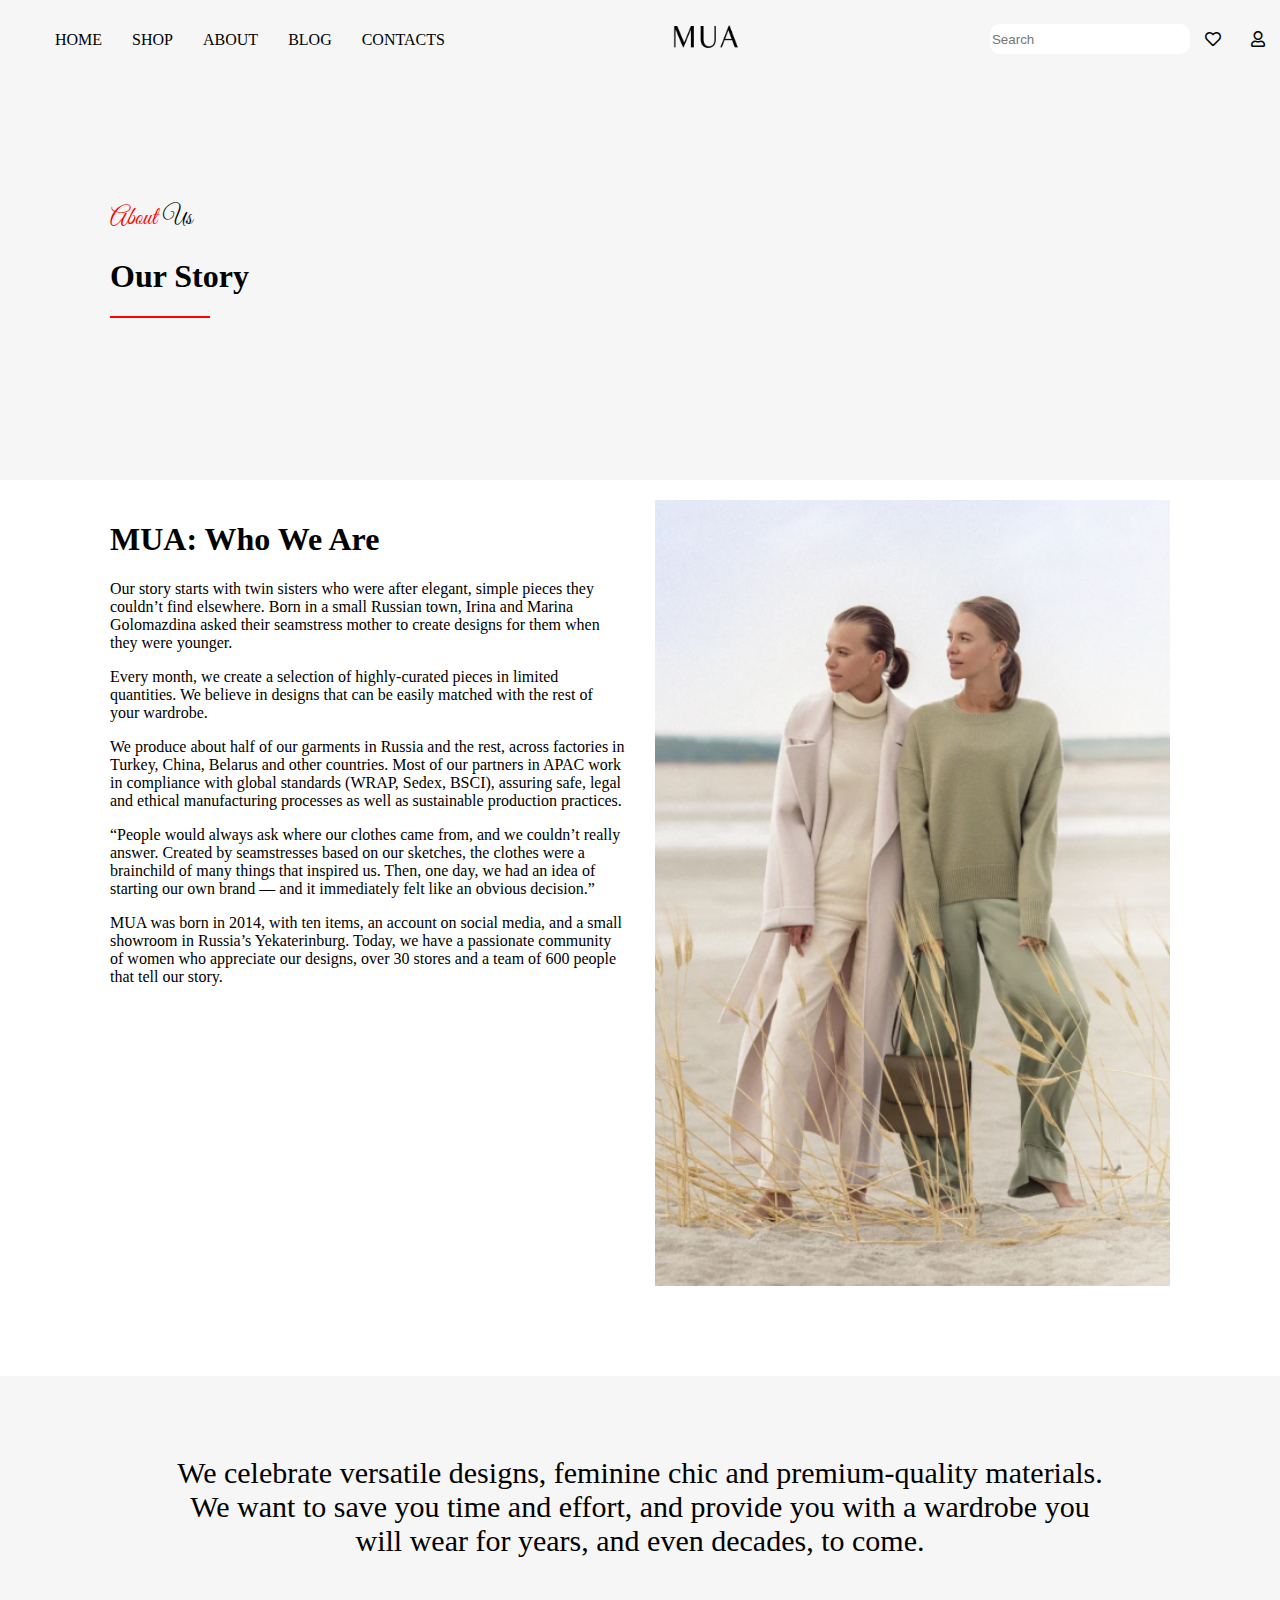
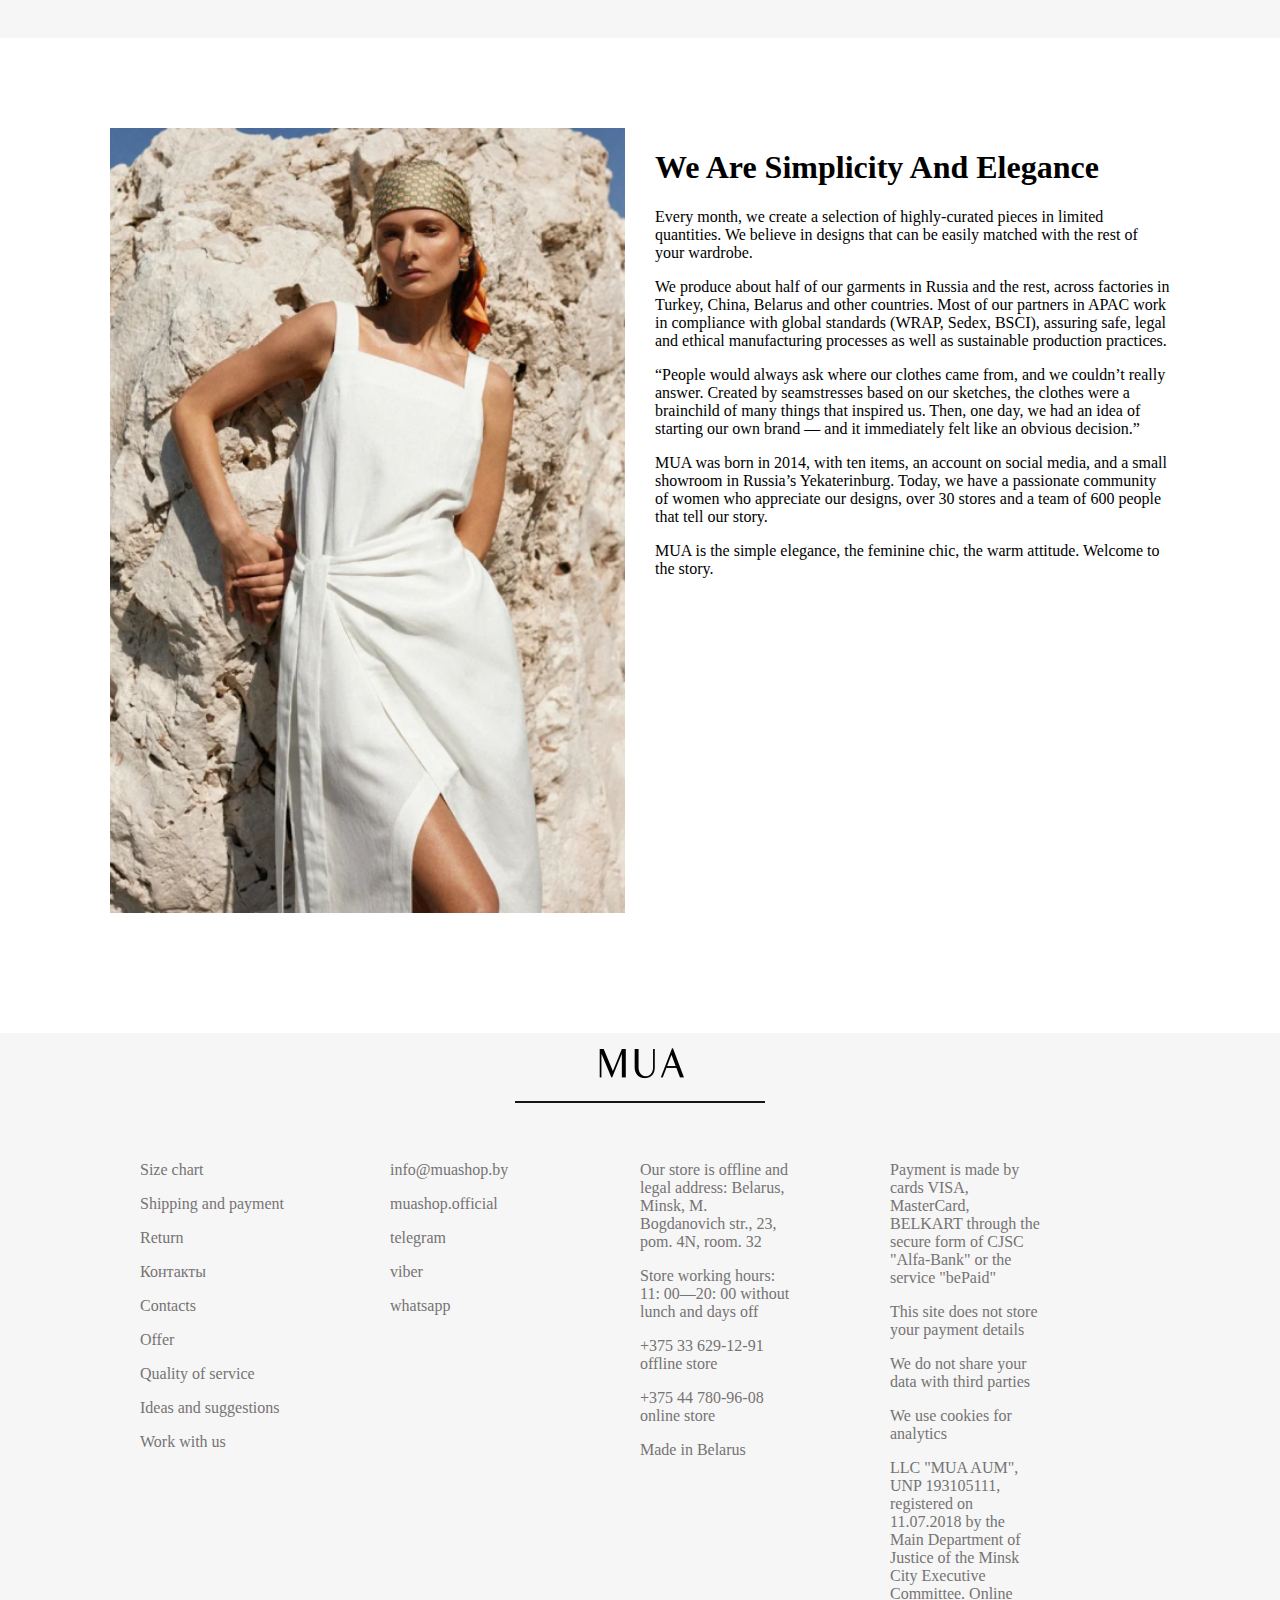
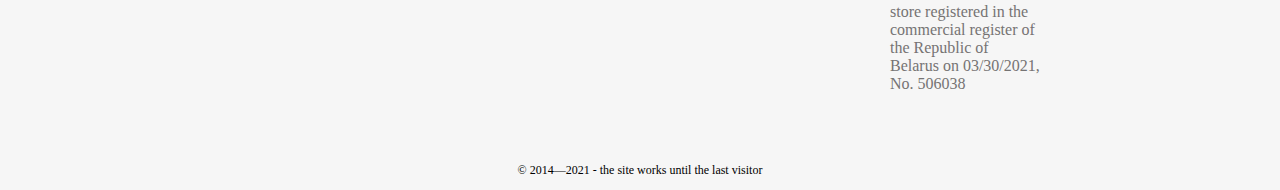
<file: about-us.html>
<!DOCTYPE html>
<html lang="en">
<head>
  <meta charset="UTF-8">
  <meta http-equiv="X-UA-Compatible" content="IE=edge">
  <meta name="viewport" content="width=device-width, initial-scale=1.0">
  <title>MUA - About</title>


  <link rel="stylesheet" href="css/about-us.css" type="text/css">
  <link rel="stylesheet" href="css/icons-font.css" type="text/css">

</head>

<body>
 <div class="wrapper"> 

  <nav class="header">
      
    <div class="openMenu"><i class="icon-bars-solid"></i></div>
    <ul class="mainMenu">
        <li><a href="index.html" class="header_link">Home</a></li>
        <li><a href="mua-catalog.html" class="header_link">Shop</a></li>
        <li><a href="about-us.html" class="header_link">About</a></li>
        <li><a href="blog.html" class="header_link">Blog</a></li>
        <li><a href="contacts.html" class="header_link">Contacts</a></li>
        <div class="closeMenu"><i class="icon-times-solid"></i></div>
    </ul>

    <div class="header_footer_logo"><a href="">
      <img src="images/mua_logo.png" alt=""></a>
     </div>
     <div>
      <ul class="mainMenu">
           <li><input type="search" class="menu_input" maxlength="256"  placeholder="Search"></li>
           <li><a href="mua-catalog.html" target="_blank" class="icon-heart-regular"></a></li>
           <li><a href="mua-catalog.html" target="_blank" class="icon-user-regular"></a></li> 
       </ul>     
      </div>
</nav>

 <div class="header_title_left"></div>
 <div class="header_title_right"></div>
 <div class="header_title">
     <div>
      <p class="title_font"><span>About </span> Us</p> 
     </div>
     
       <h1>Our Story</h1>  
     <div class="divider"></div>
 </div>



<div class="about_a">
   <div class="about_content_a">
    <h1>MUA: Who We Are</h1> 
    <p>Our story starts with twin sisters who were after elegant, simple pieces they couldn’t find elsewhere. Born in a small Russian town, Irina and Marina Golomazdina asked their seamstress mother to create designs for them when they were younger.</p>
    <p>Every month, we create a selection of highly-curated pieces in limited quantities. We believe in designs that can be easily matched with the rest of your wardrobe.</p>
    <p>We produce about half of our garments in Russia and the rest, across factories in Turkey, China, Belarus and other countries. Most of our partners in APAC work in compliance with global standards (WRAP, Sedex, BSCI), assuring safe, legal and ethical manufacturing processes as well as sustainable production practices.</p>
    <p>“People would always ask where our clothes came from, and we couldn’t really answer. Created by seamstresses based on our sketches, the clothes were a brainchild of many things that inspired us. Then, one day, we had an idea of starting our own brand — and it immediately felt like an obvious decision.”</p>
    <p>MUA was born in 2014, with ten items, an account on social media, and a small showroom in Russia’s Yekaterinburg. Today, we have a passionate community of women who appreciate our designs, over 30 stores and a team of 600 people that tell our story.</p>
  </div>
   <div class="about_content_b">
    <img src="images/about_1.png" alt=""> 
   </div>
</div>

<div class="about_title_left"></div>
<div class="about_title_right"></div>
<div class="about_title">
    <div>
      We celebrate versatile designs, feminine chic and premium-quality materials. We want to save you time and effort, and provide you with a wardrobe you will wear for years, and even decades, to come. 
    </div>
    
      
    
</div>


<div class="about_b">
  <div class="about_content_a">
    <img src="images/about_2.png" alt=""> 
 </div>
  <div class="about_content_b">
    <h1>We Are Simplicity And Elegance</h1> 
    <p>Every month, we create a selection of highly-curated pieces in limited quantities. We believe in designs that can be easily matched with the rest of your wardrobe.</p>
    <p>We produce about half of our garments in Russia and the rest, across factories in Turkey, China, Belarus and other countries. Most of our partners in APAC work in compliance with global standards (WRAP, Sedex, BSCI), assuring safe, legal and ethical manufacturing processes as well as sustainable production practices.</p>
    <p>“People would always ask where our clothes came from, and we couldn’t really answer. Created by seamstresses based on our sketches, the clothes were a brainchild of many things that inspired us. Then, one day, we had an idea of starting our own brand — and it immediately felt like an obvious decision.”</p>
    <p>MUA was born in 2014, with ten items, an account on social media, and a small showroom in Russia’s Yekaterinburg. Today, we have a passionate community of women who appreciate our designs, over 30 stores and a team of 600 people that tell our story.</p>
    <p>MUA is the simple elegance, the feminine chic, the warm attitude. Welcome to the story.</p>
  </div>
</div>

<div class="footer_left"></div>
<div class="footer_right"></div>
<div class="footer">

  <div class="header_footer_logo"><a href="">
    <img src="images/mua_logo.png" alt=""></a>
   </div>
  <div class="divider_footer"></div>


 <div class="footer_flex">
 <div class="footer_style">
  <div class="footer_item">
   <div>
     <a href="#">Size chart</a>
   </div> 
   <div>
     <a href="#">Shipping and payment</a>
   </div> 
   <div>
     <a href="#">Return</a>
   </div> 
   <div>
     <a href="#">Контакты</a>
   </div> 
   <div>
     <a href="#">Contacts</a>
   </div> 
   <div>
     <a href="#">Offer</a>
   </div> 
   <div>
     <a href="#">Quality of service</a>
   </div> 
   <div>
     <a href="#">Ideas and suggestions</a>
   </div>
   <div>
     <a href="#">Work with us</a>
   </div>
   
 </div>

  <div class="footer_item">
   
   <div>
     <a href="#">info@muashop.by</a>
   </div> 
   <div>
     <a href="#">muashop.official</a>
   </div> 
   <div>
     <a href="#">telegram</a>
   </div> 
   <div>
     <a href="#"> viber</a>
   </div> 
   <div>
     <a href="#">whatsapp</a>
   </div>

   </div>
 
 </div>
 <div class="footer_style">
  <div class="footer_item">
   
   <div>
     <a href="#">Our store is offline and legal address: Belarus, Minsk, M. Bogdanovich str., 23, pom. 4N, room. 32</a>
   </div> 
   <div>
     <a href="#">Store working hours: 11: 00—20: 00 without lunch and days off</a>
   </div> 
   <div>
     <a href="#">+375 33 629-12-91 offline store</a>
   </div> 
   <div>
     <a href="#">+375 44 780-96-08 online store</a>
   </div> 
   <div>
     <a href="#">Made in Belarus</a>
   </div> 

   </div>


  <div class="footer_item">
  
   <div>
     <a href="#">Payment is made by cards VISA, MasterCard, BELKART through the secure form of CJSC "Alfa-Bank" or the service "bePaid"</a>
   </div> 
   <div>
     <a href="#">This site does not store your payment details</a>
   </div> 
   <div>
     <a href="#">We do not share your data with third parties</a>
   </div> 
   <div>
     <a href="#">We use cookies for analytics</a>
   </div> 
   <div>
     <a href="#">LLC "MUA AUM", UNP 193105111, registered on 11.07.2018 by the Main Department of Justice of the Minsk City Executive Committee. Online store
       registered in the commercial register of the Republic of Belarus on 03/30/2021, No. 506038</a>
   </div> 
  
   </div>
 </div>
</div>
 <div class="footer_copy">
 <p>&#169; 2014—2021 - the site works until the last visitor</p>
 </div>


 
 </div>
  

 </div>
 <script src="js/js_burger.js"></script>
</body>
</html>
</file>
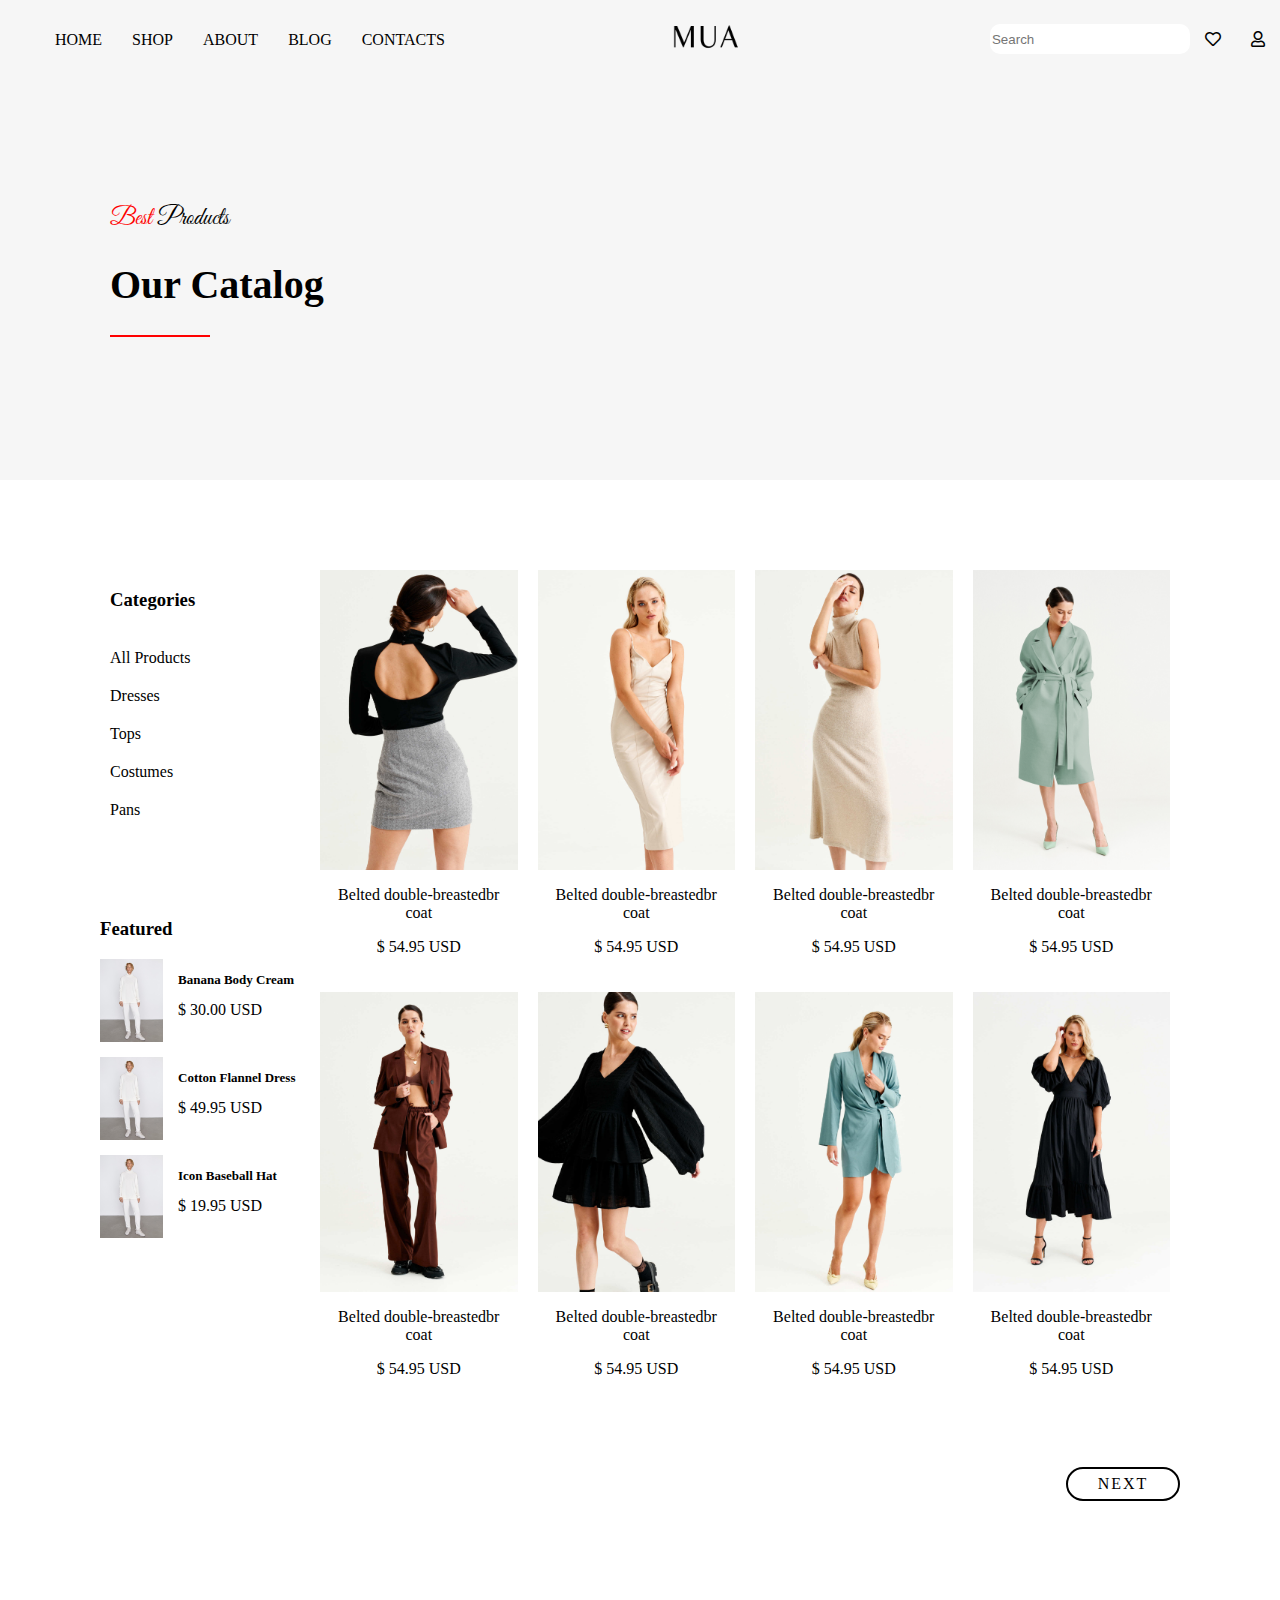
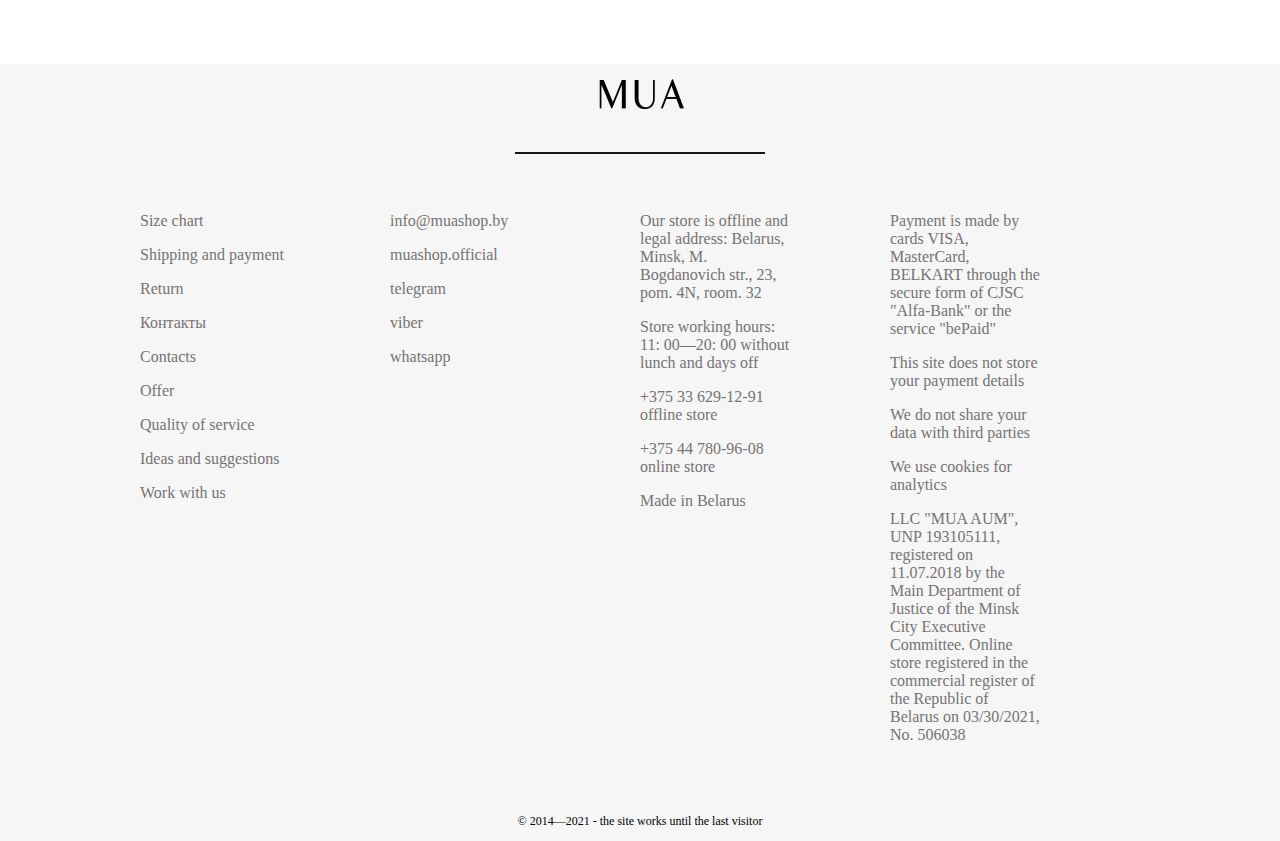
<file: mua-catalog.html>
<!DOCTYPE html>
<html lang="en">
<head>
  <meta charset="UTF-8">
  <meta http-equiv="X-UA-Compatible" content="IE=edge">
  <meta name="viewport" content="width=device-width, initial-scale=1.0">
  <title>MUA - Catalog</title>
  <link rel="stylesheet" href="css/icons-font.css" type="text/css">
  <link rel="stylesheet" href="css/mua-catalog.css" type="text/css">


</head>

<body>
 <div class="wrapper"> 
  <nav class="header">
      
    <div class="openMenu"><i class="icon-bars-solid"></i></div>
    <ul class="mainMenu">
        <li><a href="index.html" class="header_link">Home</a></li>
        <li><a href="mua-catalog.html" class="header_link">Shop</a></li>
        <li><a href="about-us.html" class="header_link">About</a></li>
        <li><a href="blog.html" class="header_link">Blog</a></li>
        <li><a href="contacts.html" class="header_link">Contacts</a></li>
        <div class="closeMenu"><i class="icon-times-solid"></i></div>
    </ul>

    <div class="header_footer_logo"><a href="">
      <img src="images/mua_logo.png" alt=""></a>
  </div>
  <div>
    <ul class="mainMenu">
         <li><input type="search" class="menu_input" maxlength="256"  placeholder="Search"></li>
         <li><a href="mua-catalog.html" target="_blank" class="icon-heart-regular"></a></li>
         <li><a href="mua-catalog.html" target="_blank" class="icon-user-regular"></a></li> 
     </ul>     
    </div>
</nav>

<div class="header_title_left"></div>
 <div class="header_title_right"></div>
 <div class="header_title">
     <div>
      <p class="title_font"><span>Best </span> Products</p> 
     </div>
     
       <h1>Our Catalog</h1>  
     <div class="divider"></div>
 </div>


<div class="catalog_wrapper">
 

 <div class="sidebar_block">
      
          <div class="sidebar_block_categories">
             
                <div>         
                    <h3>Categories</h3>
                </div>
                <div>
                <a href="#">All Products</a>
                </div> 
               <div>
               <a href="#">Dresses</a>
               </div> 
               <div>
               <a href="#">Tops</a>
               </div> 
               <div>
               <a href="#">Costumes</a>
               </div> 
               <div>
                <a href="#">Pans</a>
              </div> 
             </div>
          
             <div class="sidebar_block_featured">        
               <h3>Featured</h3>
               
               <div class="sidebar_block_featured_item">
                   <div class="sidebar_block_featured_item_image">
                      <img src="images/ex.jpg" alt="">
                   </div>
                   <div class="sidebar_block_featured_item_content">
                       <div><p>Banana Body Cream</p></div>
                       <div>$ 30.00 USD</div>
                   </div> 
               </div> 

               <div class="sidebar_block_featured_item">
                  <div class="sidebar_block_featured_item_image">
                    <img src="images/ex.jpg" alt="">
                  </div>
                  <div class="sidebar_block_featured_item_content">
                    <div><p>Cotton Flannel Dress</p></div>
                    <div>$ 49.95 USD</div>
                </div> 
               </div>

               <div class="sidebar_block_featured_item">
                  <div class="sidebar_block_featured_item_image">
                    <img src="images/ex.jpg" alt="">
                  </div>
                  <div class="sidebar_block_featured_item_content">
                  <div><p>Icon Baseball Hat</p></div>
                  <div>$ 19.95 USD</div>
              </div> 
             </div>
            </div>
              
             
            

           
                 

                 



     
   </div>


   <div class="portfolio">
        
    <div class="portfolio_style"> 

      <div class="portfolio_flex" >
     
      <div class="portfolio_item">
        <div class="portfolio_image">
          <img src="images/1.jpg" alt="">
        </div>
        <div class="portfolio_content">
          <p>Belted double-breastedbr <br> coat</p>
          <p>$ 54.95 USD</p>
        </div>
      </div>
       
     
      <div class="portfolio_item">
        <div class="portfolio_image">
          <img src="images/2.jpg" alt="">
        </div>
        <div class="portfolio_content">
          <p>Belted double-breastedbr <br> coat</p>
          <p>$ 54.95 USD</p>
        </div>
      </div>
      </div>

      <div class="portfolio_flex" >

      <div class="portfolio_item">
        <div class="portfolio_image">
          <img src="images/3.jpg" alt="">
        </div>
        <div class="portfolio_content">
          <p>Belted double-breastedbr <br> coat</p>
          <p>$ 54.95 USD</p>
        </div>
      </div>


      <div class="portfolio_item">
        <div class="portfolio_image">
          <img src="images/4.jpg" alt="">
        </div>
        <div class="portfolio_content">
          <p>Belted double-breastedbr <br> coat</p>
          <p>$ 54.95 USD</p>
        </div>
      </div>
      </div>
  </div>

  <div class="portfolio_style"> 
    <div class="portfolio_flex" >
    <div class="portfolio_item">
      <div class="portfolio_image">
        <img src="images/5.jpg" alt="">
      </div>
      <div class="portfolio_content">
        <p>Belted double-breastedbr <br> coat</p>
        <p>$ 54.95 USD</p>
      </div>
    </div>
   
    <div class="portfolio_item">
      <div class="portfolio_image">
        <img src="images/6.jpg" alt="">
      </div>
      <div class="portfolio_content">
        <p>Belted double-breastedbr <br> coat</p>
        <p>$ 54.95 USD</p>
      </div>
    </div>
    </div>
    <div class="portfolio_flex" >
    <div class="portfolio_item">
      <div class="portfolio_image">
        <img src="images/7.jpg" alt="">
      </div>
      <div class="portfolio_content">
        <p>Belted double-breastedbr <br> coat</p>
        <p>$ 54.95 USD</p>
      </div>
    </div>

    <div class="portfolio_item">
      <div class="portfolio_image">
        <img src="images/8.jpg" alt="">
      </div>
      <div class="portfolio_content">
        <p>Belted double-breastedbr <br> coat</p>
        <p>$ 54.95 USD</p>
      </div>
    </div>
  </div>
</div>

<div class="portfolio_button_possition" >
  <a href="mua-catalog_wrapper.html" class="portfolio_button portfolio_button" target="_blank">NEXT</a>
 </div>




  </div>
</div>



<div class="footer_left"></div>
<div class="footer_right"></div>
<div class="footer">

  <div class="header_footer_logo"><a href="">
    <img src="images/mua_logo.png" alt=""></a>
</div>
  <div class="divider_footer"></div>


 <div class="footer_flex">
 <div class="footer_style">
  <div class="footer_item">
   <div>
     <a href="#">Size chart</a>
   </div> 
   <div>
     <a href="#">Shipping and payment</a>
   </div> 
   <div>
     <a href="#">Return</a>
   </div> 
   <div>
     <a href="#">Контакты</a>
   </div> 
   <div>
     <a href="#">Contacts</a>
   </div> 
   <div>
     <a href="#">Offer</a>
   </div> 
   <div>
     <a href="#">Quality of service</a>
   </div> 
   <div>
     <a href="#">Ideas and suggestions</a>
   </div>
   <div>
     <a href="#">Work with us</a>
   </div>
   
 </div>

  <div class="footer_item">
   
   <div>
     <a href="#">info@muashop.by</a>
   </div> 
   <div>
     <a href="#">muashop.official</a>
   </div> 
   <div>
     <a href="#">telegram</a>
   </div> 
   <div>
     <a href="#"> viber</a>
   </div> 
   <div>
     <a href="#">whatsapp</a>
   </div>

   </div>
 
 </div>
 <div class="footer_style">
  <div class="footer_item">
   
   <div>
     <a href="#">Our store is offline and legal address: Belarus, Minsk, M. Bogdanovich str., 23, pom. 4N, room. 32</a>
   </div> 
   <div>
     <a href="#">Store working hours: 11: 00—20: 00 without lunch and days off</a>
   </div> 
   <div>
     <a href="#">+375 33 629-12-91 offline store</a>
   </div> 
   <div>
     <a href="#">+375 44 780-96-08 online store</a>
   </div> 
   <div>
     <a href="#">Made in Belarus</a>
   </div> 

   </div>


  <div class="footer_item">
  
   <div>
     <a href="#">Payment is made by cards VISA, MasterCard, BELKART through the secure form of CJSC "Alfa-Bank" or the service "bePaid"</a>
   </div> 
   <div>
     <a href="#">This site does not store your payment details</a>
   </div> 
   <div>
     <a href="#">We do not share your data with third parties</a>
   </div> 
   <div>
     <a href="#">We use cookies for analytics</a>
   </div> 
   <div>
     <a href="#">LLC "MUA AUM", UNP 193105111, registered on 11.07.2018 by the Main Department of Justice of the Minsk City Executive Committee. Online store
       registered in the commercial register of the Republic of Belarus on 03/30/2021, No. 506038</a>
   </div> 
  
   </div>
 </div>
</div>
 <div class="footer_copy">
 <p>&#169; 2014—2021 - the site works until the last visitor</p>
 </div>


 
 </div>


</div>
   


<script src="js/js_burger.js"></script>
</body>
</html>
</file>
<file: css/about-us.css>
@font-face {
  font-family: 'Great Vibes';
  src: url('../fonts/GreatVibes.ttf');
}
body {
  margin: 0;
  font-family: 'Lora', serif;
}

span {
  color: red;
}
a{
    text-decoration: none;
    color: black;
    font-size: 16px;
}
.title_font {
  font-family:'Great Vibes';
  font-size: 24px;
}


.wrapper{
  display: grid;
  grid-template-columns: 1fr minmax(300px, 1100px) 1fr ;
  grid-template-rows: 1fr 1fr 1fr 1fr auto;
  height: 100vh;
}

.header_footer_logo {
  flex: 0 0 200px;
  z-index: 5;
  display: flex;
  align-items: center;
  justify-content: center;
  }
  .header_footer_logo img {
    max-width: 100%;
  }
.header {
    background-color:#f6f6f6;
    color: black;
    display: flex;
    justify-content: space-between;
    grid-column: 1 / 4;
    grid-row: 1/2;
}
nav .mainMenu{
   display: flex;
   list-style: none;
   align-items: center;
}
nav .mainMenu li a{
   display: inline-block;
   padding: 15px;
   text-decoration: none;
   text-transform: uppercase;
   color: black;
   font-size: 16px;
}
nav .mainMenu li a:hover{
    color: #ff6852;
  transition: 0.3s;
}
nav .openMenu {
    font-size: 2rem;
    margin: 20px;
    display: none;
    cursor: pointer;
}
nav .mainMenu .closeMenu, .icons i {
    font-size: 2rem;
    display: none;
    cursor: pointer;
}
nav .logo {
    margin: 6px;
    font-size: 25px;
    cursor: pointer;
}
.menu_input {
width: 200px;
height: 30px;
border: 0px;
border-radius: 10px;
}

.header_logo {
flex: 0 0 60px;
z-index: 5;
display: flex;
align-items: center;
}
.header_logo img {
  max-width: 100%;
}
@media (max-width:1100px) {
    nav .mainMenu{
        height: 300px;
        position: fixed;
        top:0;
        right: 0;
        left: 0;
        z-index: 10;
        flex-direction: column;
        justify-content: center;
        align-items: center;
        background: #f6f6f6;
        transition: top 1s ease;
        display: none;
    }
    nav .mainMenu .closeMenu {
        display: block;
        position: absolute;
        top:20px;
        left: 20px; }

    nav .openMenu {
        display: block;
    }

    nav .mainMenu li a:hover{
        
        color: #ff6852;
        transition: 0.3s;
        
    } 
    .icons i {
        display: inline-block;
        padding: 12px;
    } 
}
  

.header_title{
  background-color:#f6f6f6;
  grid-column:2/3;
  grid-row:2/3 ;
  height: 300px;
  padding-top:100px ;
  padding-left: 20px;
}
.header_title_left{
  background-color:#f6f6f6;
  grid-column:1/2;
  grid-row:2/3 ;
}
.header_title_right{
  background-color:#f6f6f6;
  grid-column:3/4;
  grid-row:2/3 ;
}

.divider {
width: 100px;
height: 2px;
background-color: red;
}



.about_a img{    
  width: 100%;
  height: 100%;
  object-fit: cover;
}

.about_b img{    
  width: 100%;
  height: 100%;
  object-fit: cover;
}

.about_a {
  display: flex;
  align-content: stretch;
  grid-column:2/3;
  grid-row:3/4 ;
  margin-bottom: 70px;
  padding: 20px;
}
@media (max-width:1100px) {
   .about_a {
    flex-direction: column;
    
   }
  }
.about_title {
  grid-column:2/3;
  grid-row:4/5 ;
  background-color: #f6f6f6;
  height: min-content;
  
}

.about_title div {
  font-family: '', cursive;
  font-size: 30px;
  text-align: center;
  padding: 80px;
  
}
.about_title_left{
  grid-column:1/2;
  grid-row:4/5 ;
  background-color: #f6f6f6;
}

.about_title_right{
  grid-column:3/4;
  grid-row:4/5 ;
  background-color: #f6f6f6;
}


.about_b {
  display: flex;
  align-content: stretch;
  grid-column:2/3;
  grid-row:5/6 ;
  margin-bottom: 100px;
  margin-top: 70px;
  padding: 20px
}
@media (max-width:1100px) {
   .about_b {
    flex-direction: column;
    
   }
  }
.about_content_a{
  width: 100px;
  flex-grow: 1;
  padding-right: 30px;
 
}
@media (max-width:1100px) {
   .about_content_a {
    width: 100%;
    padding-right: 0px;
    
   }
  }
.butt3 {
    border: 2px solid black;
    font-size: 15px;
    border-radius: 30px;
    color:black; 
    text-decoration: none;
    text-transform: uppercase;
    height: 40px;
    width: 200px;
    display: block;
    text-align: center;
    line-height: 40px;
    font-family: Arial, Helvetica, sans-serif;
}

.about_content_b{
  width: 100px;
  flex-grow: 1;
}
@media (max-width:1100px) {
   .about_content_b {
    width: 100%;
    
   }
  }


  .footer_flex {
  display: flex;
}
.footer{
  grid-column: 2 / 3;
  grid-row: 6/7; 
  background-color:#f6f6f6;
  height: min-content;
}
@media (max-width:1100px) {
   .footer_flex {
     display: flex;
     flex-direction: column;
   }
  }
.footer_left{
  background-color:#f6f6f6;
  grid-column-start:1;
  grid-column-end:2 ;
  grid-row-start:6;
  grid-row-end:7;
}
@media (max-width:1100px) {
   .footer_left {
     display: none;
   }
  }
.footer_right{
  background-color:#f6f6f6;
  grid-column-start:3;
  grid-column-end:4 ;
  grid-row-start:6;
  grid-row-end:7;
}
@media (max-width:1100px) {
   .footer_right {
     display: none;
   }
  }
.footer_logo {
  display: flex;
  justify-content: center;
  align-items: center;
  margin-top: 30px;
}
.footer_style{
  display: flex;
  justify-content: center;
}
@media (max-width:750px) {
   .footer_style {
     flex-direction: column;
   
     align-items: center;
   }
  }
.footer_item {
  width: 150px; 
  padding: 50px;
  
}
.footer_item div {
  padding-top: 8px;
  padding-bottom: 8px;
}
.footer_item a {
  text-decoration: none;
  color: rgb(117, 115, 115);
}
.footer_item a:hover {
  color: #ff6852;
  transition: 0.3s;
}
.divider_footer {
width: 250px;
height: 2px;
margin: 0 auto;
background-color: #151515;
text-align: center;
}

.footer_copy {
  display: flex;
  justify-content: center;
  align-items: center;
  font-size: 12px;
}
</file>
<file: css/icons-font.css>
@font-face {
  font-family: 'icons';
  src:  url('../fonts/icons.eot?py4hz1');
  src:  url('../fonts/icons.eot?py4hz1#iefix') format('embedded-opentype'),
    url('../fonts/icons.ttf?py4hz1') format('truetype'),
    url('../fonts/icons.woff?py4hz1') format('woff'),
    url('../fonts/icons.svg?py4hz1#icons') format('svg');
  font-weight: normal;
  font-style: normal;
  font-display: block;
}

[class^="icon-"], [class*=" icon-"] {
  /* use !important to prevent issues with browser extensions that change fonts */
  font-family: 'icons' !important;
  font-style: normal;
  font-weight: normal;
  font-variant: normal;
  text-transform: none;
  line-height: 1;

  /* Better Font Rendering =========== */
  -webkit-font-smoothing: antialiased;
  -moz-osx-font-smoothing: grayscale;
}

.icon-bars-solid:before {
  content: "\e902";
}
.icon-times-solid:before {
  content: "\e903";
}
.icon-heart-regular:before {
  content: "\e900";
}
.icon-user-regular:before {
  content: "\e901";
}
</file>
<file: css/mua-catalog.css>
@font-face {
  font-family: 'Great Vibes';
  src: url('../fonts/GreatVibes.ttf');
}

body {
  margin: 0;
  font-family: 'Lora', serif;
}

span {
  color: red;
}
a{
    text-decoration: none;
    color: black;
    font-size: 16px;
}
h1 {
  font-size: 40px;
}
h2 {
  text-align: center;
}

.title_font {
  font-family: 'Great Vibes', cursive;
  font-size: 24px;
}

.wrapper{
  display: grid;
  grid-template-columns: 1fr minmax(300px, 1100px) 1fr ;
  grid-template-rows: 1fr 1fr 1fr auto ;
  height: 100vh;
}
.header_footer_logo {
  flex: 0 0 200px;
  z-index: 5;
  display: flex;
  align-items: center;
  justify-content: center;
  }
  .header_footer_logo img {
    max-width: 100%;
  }

.header {
    background-color:#f6f6f6;
    color: black;
    display: flex;
    justify-content: space-between;
    grid-column: 1 / 4;
    grid-row: 1/2;
}
nav .mainMenu{
   display: flex;
   list-style: none;
   align-items: center;
}
nav .mainMenu li a{
   display: inline-block;
   padding: 15px;
   text-decoration: none;
   text-transform: uppercase;
   color: black;
   font-size: 16px;
}
nav .mainMenu li a:hover{
    color: #ff6852;
  transition: 0.3s;
}
nav .openMenu {
    font-size: 2rem;
    margin: 20px;
    display: none;
    cursor: pointer;
}
nav .mainMenu .closeMenu, .icons i {
    font-size: 2rem;
    display: none;
    cursor: pointer;
}
nav .logo {
    margin: 6px;
    font-size: 25px;
    cursor: pointer;
}
.menu_input {
width: 200px;
height: 30px;
border: 0px;
border-radius: 10px;
}

.header_logo {
flex: 0 0 60px;
z-index: 5;
display: flex;
align-items: center;
}
.header_logo img {
  max-width: 100%;
}
@media (max-width:1100px) {
    nav .mainMenu{
        height: 300px;
        position: fixed;
        top:0;
        right: 0;
        left: 0;
        z-index: 10;
        flex-direction: column;
        justify-content: center;
        align-items: center;
        background: #f6f6f6;
        transition: top 1s ease;
        display: none;
    }
    nav .mainMenu .closeMenu {
        display: block;
        position: absolute;
        top:20px;
        left: 20px; }

    nav .openMenu {
        display: block;
    }

    nav .mainMenu li a:hover{
        
        color: #ff6852;
        transition: 0.3s;
        
    } 
    .icons i {
        display: inline-block;
        padding: 12px;
    } 
}
  


.header_title{
  background-color:#f6f6f6;
  grid-column:2/3;
  grid-row:2/3 ;
  height: 300px;
  padding-top:100px;
  padding-left: 20px;
  
}
.header_title_left{
  background-color:#f6f6f6;
  grid-column:1/2;
  grid-row:2/3 ;
}
.header_title_right{
  background-color:#f6f6f6;
  grid-column:3/4;
  grid-row:2/3 ;
}
.divider {
width: 100px;
height: 2px;
background-color: red;
}



.catalog_wrapper img{    
  width: 100%;
  height: 100%;
  object-fit: cover;
}

.portfolio{
  width: 100px;
  flex-grow: 7;
  display: flex;
  flex-direction: column;
  
  
}
@media (max-width:1100px) {
   .portfolio {
    width: 100%;
   }
  }

.catalog_wrapper {
  display: flex;
  grid-column:2/3;
  grid-row:3/4 ;
  margin-bottom: 120px;
  margin-top: 70px;
  padding: 10px;
  
}
@media (max-width:1100px) {
   .catalog_wrapper {
    flex-direction: column;
   }
  }
.catalog_wrapper_image{
  padding: 15px;
  padding-bottom: 30px;
}
.catalog_wrapper_image p {
  text-align: center;
  font-weight:500;
}
.sidebar_block{
  width: 100px;
  flex-grow: 1;
  display: flex; 
  flex-direction: column;
}
@media (max-width:1100px) {
   .sidebar_block {
    width: 100%;
   }
  }
.sidebar_block_categories div {
  padding: 10px;
}
.sidebar_block_categories a:hover{
  color: #ff6852;
  transition: 0.4s;
}
.sidebar_block_categories {
  padding-bottom: 70px;
  justify-content: center;
  align-items: center;
}
@media (max-width:1100px) {
   .sidebar_block_categories{
    display: flex;
    
   }
  }
  @media (max-width:750px) {
   .sidebar_block_categories {
    flex-direction: column; 
   }
  }

@media (max-width:1100px) {
   .sidebar_block_featured{
    display: none;
    
   }
  }

.sidebar_block_featured_item{
  display: flex;
  padding-bottom: 15px;
}


.sidebar_block_featured_item_image{
  width: 40px;
  flex-grow:1;
}

.sidebar_block_featured_item_content{
  width: 40px;
  flex-grow:4 ;
  padding-left: 15px;
}

.sidebar_block_featured_item_content p {
  font-weight: bold;
  font-size: 13px;
}
.portfolio_item{
  padding: 10px;
  display: flex;
  flex-direction: column;
}
.portfolio_image :hover{
  box-shadow: 0 14px 25px rgba(0,0,0,.20);
  scale: 1.03;
  transition: 0.4s;
}
.portfolio_button_possition {
  margin-top: 130px;
  display: flex;
  align-items: center;
  justify-content: flex-end;
}
.portfolio > p {
  font-size: 24px;
}
.portfolio_content {
  text-align: center;
}
.portfolio_style {
  display: flex;
  justify-content: center;
  align-items: center;
}
@media (max-width:1100px) {
   .portfolio_style {
    flex-direction: column; 
   }
  }
.portfolio_flex {
  display: flex;
}
@media (max-width:750px) {
   .portfolio_flex {
    flex-direction: column; 
   }
  }
.portfolio_button {
  font-size: 16px;
  border-radius: 30px;
  background-color: white;
  text-decoration: none;
  text-transform: uppercase;
  height: 30px;
  width: 110px;
  display: block;
  text-align: center;
  line-height: 30px;
  letter-spacing: 2px;
  margin-top: -100px;
  border: 2px black solid;
  text-transform: uppercase;
}
.portfolio_button:hover {
  background-color: #ff6852;
  transition: 0.4s;
  color: black;
}

.footer_item a:hover {
  color: #ff6852;
  transition: 0.3s;
}
.footer_flex {
  display: flex;
}
.footer{
  grid-column: 2 / 3;
  grid-row: 4/5; 
  background-color:#f6f6f6;
  height: min-content;
}
@media (max-width:1100px) {
   .footer_flex {
     display: flex;
     flex-direction: column;
   }
  }
.footer_left{
  background-color:#f6f6f6;
  grid-column-start:1;
  grid-column-end:2 ;
  grid-row: 4/5; 
}
@media (max-width:1100px) {
   .footer_left {
     display: none;
   }
  }
.footer_right{
  background-color:#f6f6f6;
  grid-column-start:3;
  grid-column-end:4 ;
  grid-row: 4/5; 
}
@media (max-width:1100px) {
   .footer_right {
     display: none;
   }
  }
.footer_logo {
  display: flex;
  justify-content: center;
  align-items: center;
  margin-top: 30px;
}
.footer_style{
  display: flex;
  justify-content: center;
}
@media (max-width:750px) {
   .footer_style {
     flex-direction: column;
   
     align-items: center;
   }
  }
.footer_item {
  width: 150px; 
  padding: 50px;
  
}
.footer_item div {
  padding-top: 8px;
  padding-bottom: 8px;
}
.footer_item a {
  text-decoration: none;
  color: rgb(117, 115, 115);
}
.divider_footer {
width: 250px;
height: 2px;
margin: 0 auto;
margin-top: 20px ;
background-color: #151515;
text-align: center;
}
.footer_copy {
  display: flex;
  justify-content: center;
  align-items: center;
  font-size: 12px;
}
</file>
